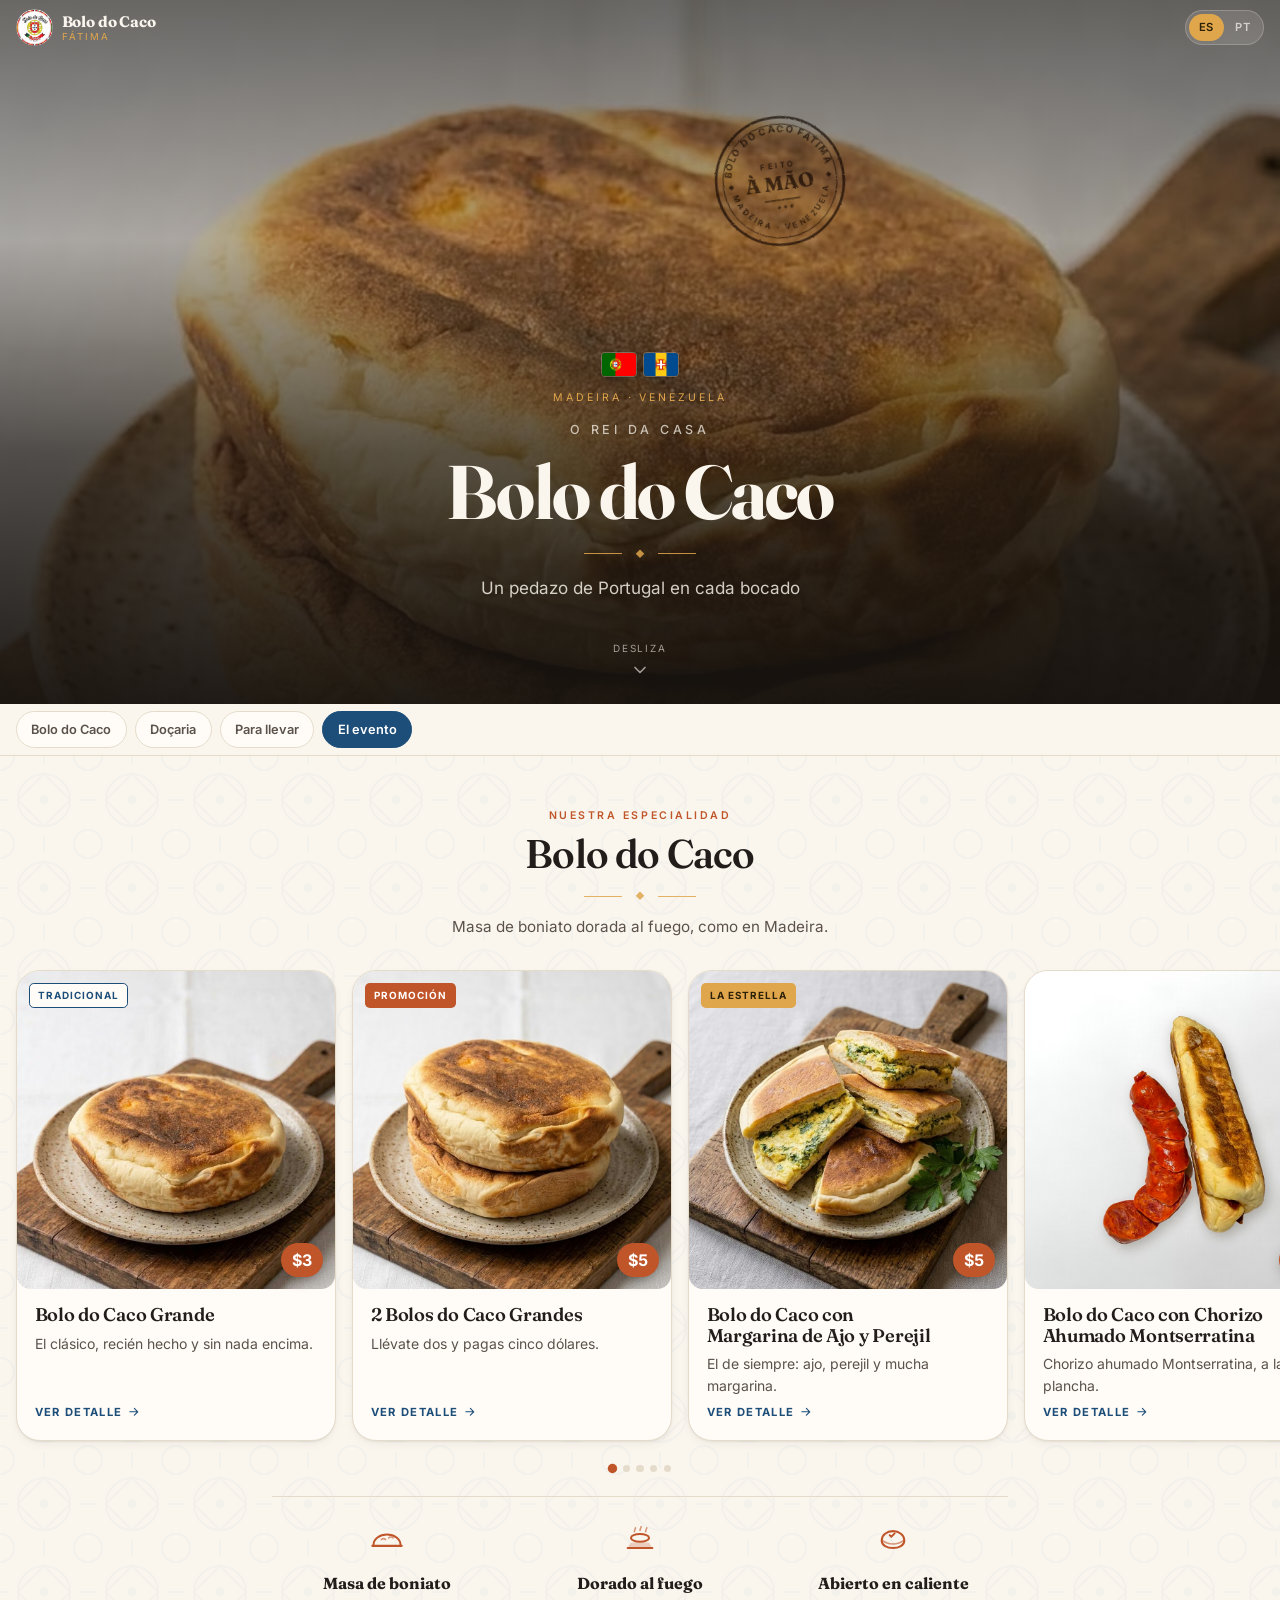
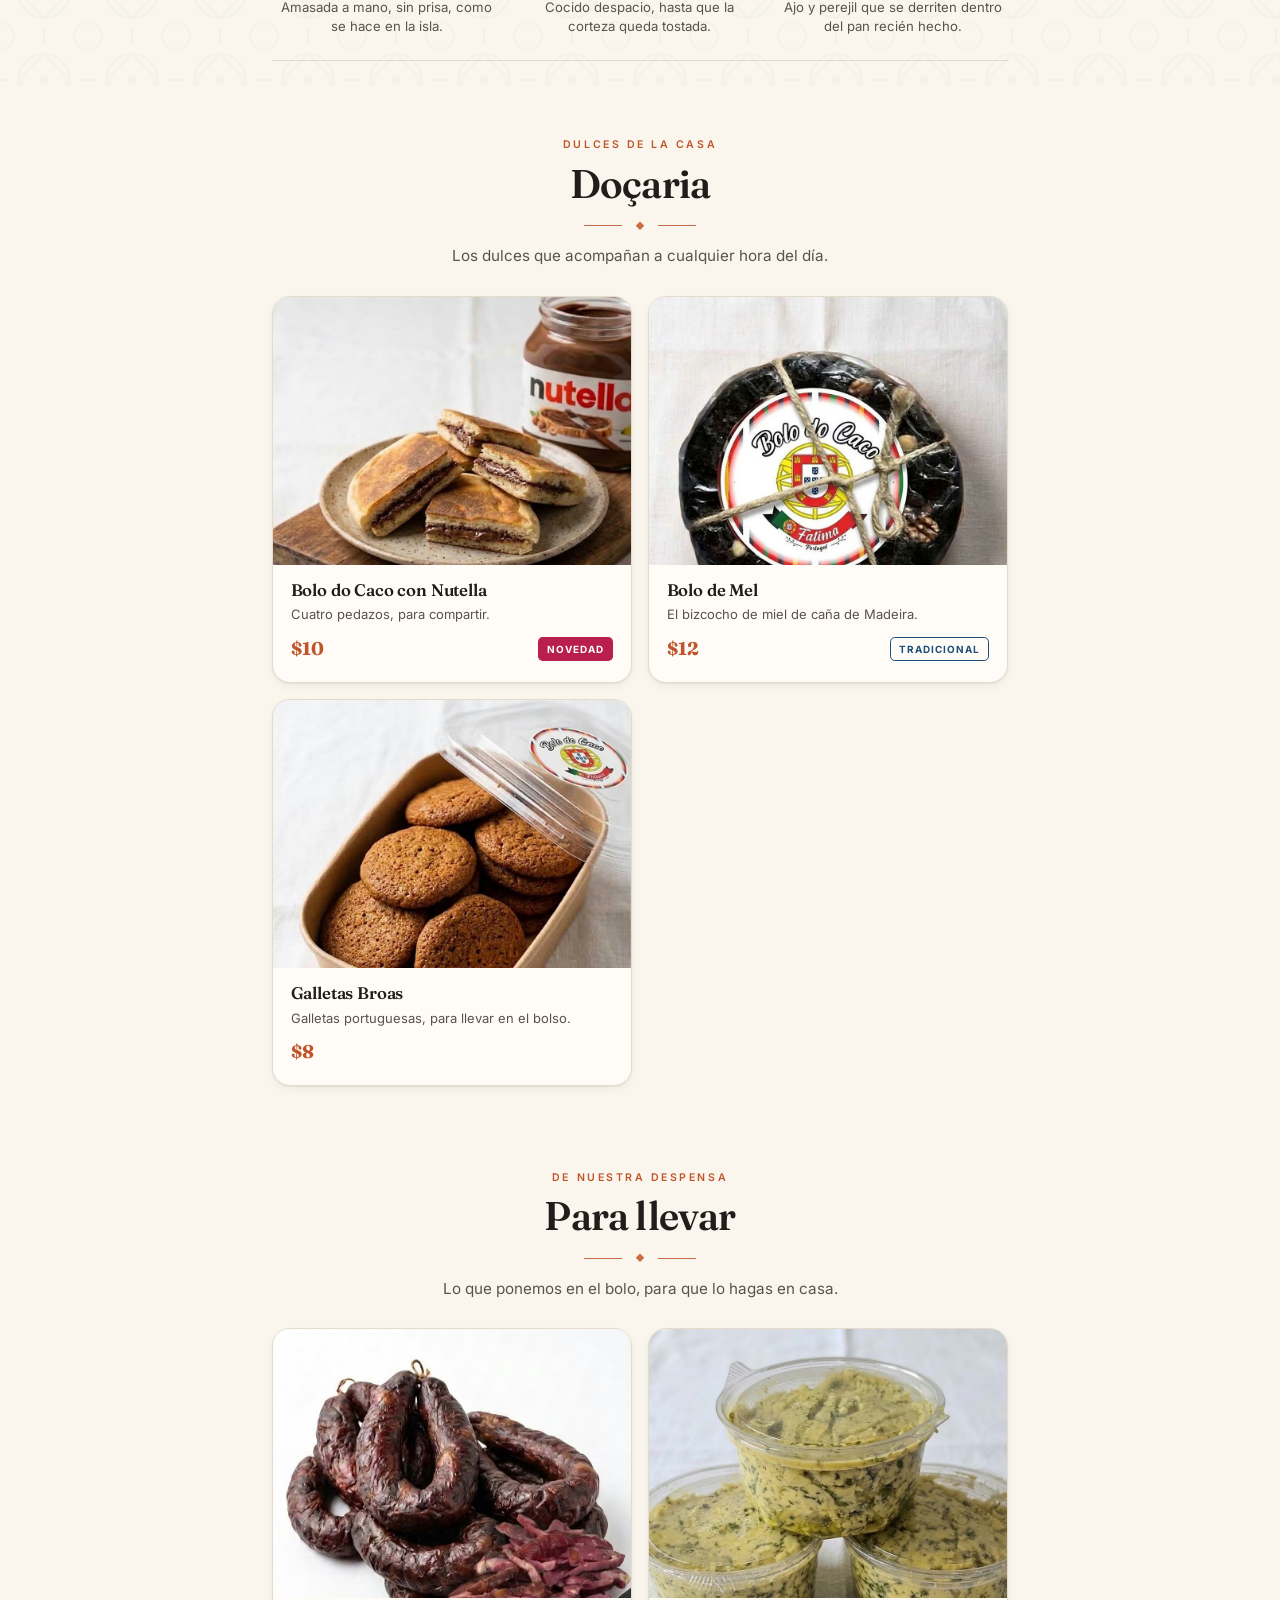
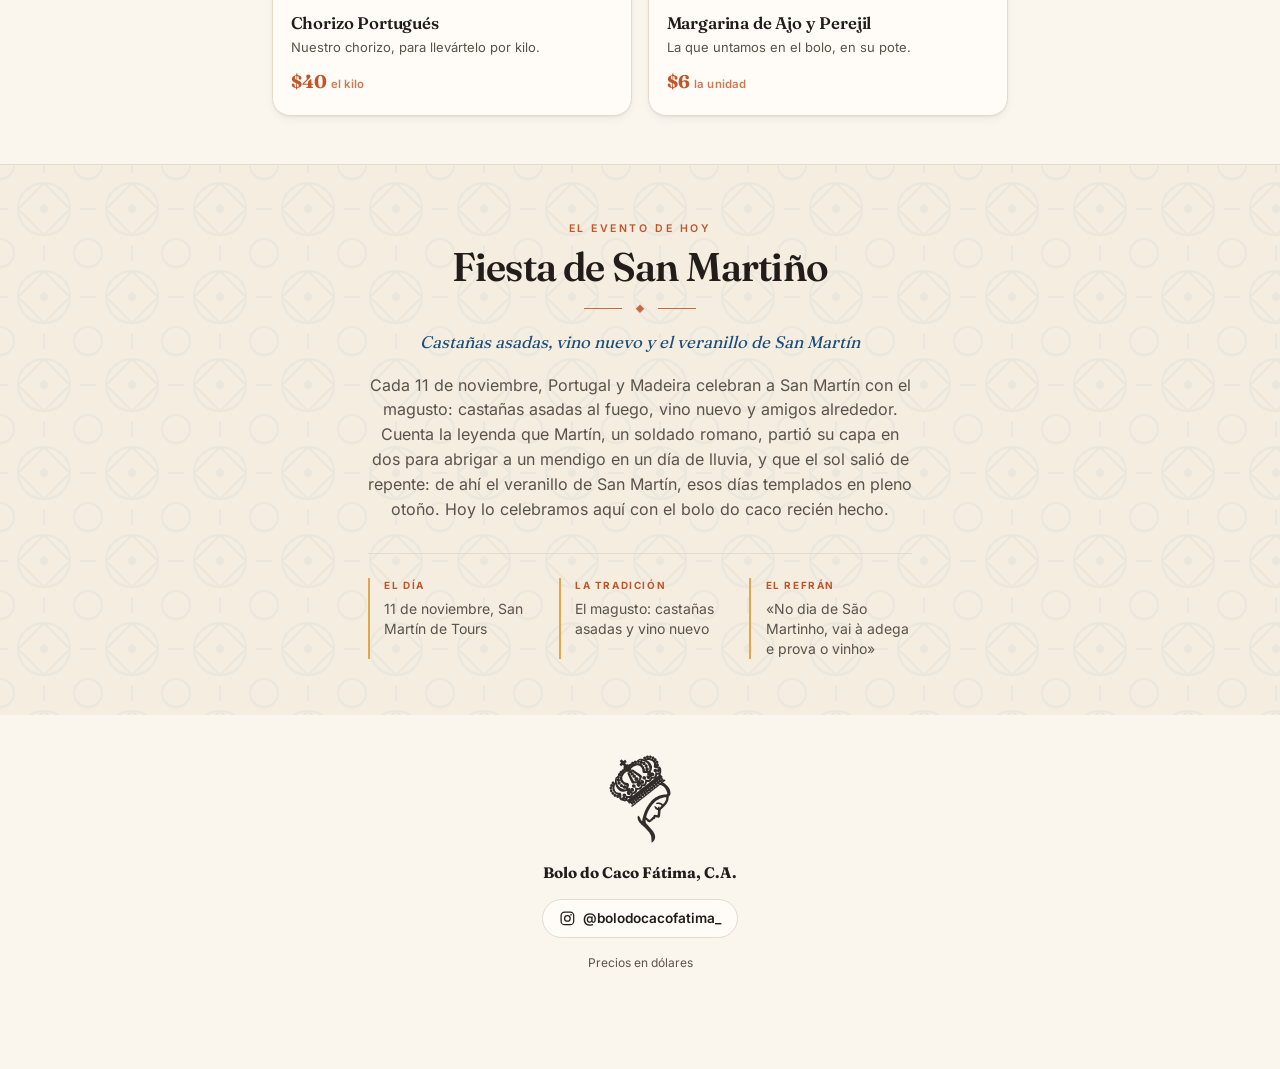
<file: index.html>
<!doctype html>
<html lang="es" data-lang="es">
<head>
<meta charset="utf-8">
<meta name="version" content="2026-11-14.1">
<meta name="viewport" content="width=device-width, initial-scale=1, viewport-fit=cover">
<title>Bolo do Caco Fátima — Menú</title>
<meta name="description" content="Bolo do Caco Fátima, C.A. — Bolo do caco, chorizo portugués y doçaria de Madeira. Menú de la panadería.">
<meta name="theme-color" content="#221D1A">

<meta property="og:type" content="website">
<meta property="og:url" content="https://bolodocacofatima.github.io/">
<meta property="og:title" content="Bolo do Caco Fátima — Menú">
<meta property="og:description" content="Un pedazo de Portugal en cada bocado.">
<meta property="og:image" content="https://bolodocacofatima.github.io/assets/img/og-cover.jpg">
<meta name="twitter:card" content="summary_large_image">

<link rel="icon" href="favicon.svg" type="image/svg+xml">
<link rel="apple-touch-icon" href="assets/img/logo-256.png">
<link rel="manifest" href="site.webmanifest">

<link rel="preload" href="assets/fonts/fraunces-latin.woff2" as="font" type="font/woff2" crossorigin>
<link rel="preload" href="assets/fonts/inter-latin.woff2" as="font" type="font/woff2" crossorigin>
<link rel="stylesheet" href="assets/css/styles.css?v=2026-11-14.1">
</head>
<body>

<a class="skip-link" href="#menu">Ir al menú</a>

<!-- ============ CABECERA ============ -->
<header class="topbar" id="topbar">
  <a class="brand" href="#top" aria-label="Bolo do Caco Fátima — inicio">
    <img class="brand__mark" src="assets/img/logo-256.png" alt="" width="256" height="256" decoding="async">
    <span class="brand__text">
      <strong>Bolo do Caco</strong>
      <em>Fátima</em>
    </span>
  </a>

  <div class="langswitch" role="group" aria-label="Idioma / Idioma">
    <button type="button" class="langswitch__btn is-active" data-lang-btn="es" aria-pressed="true">ES</button>
    <button type="button" class="langswitch__btn" data-lang-btn="pt" aria-pressed="false">PT</button>
  </div>
</header>

<main id="top">

  <!-- ============ HERO ============ -->
  <section class="hero" id="hero">
    <div class="hero__media" id="heroMedia" aria-hidden="true"></div>
    <div class="hero__veil" aria-hidden="true"></div>

    <!-- Sello de la casa: marcado sobre la corteza. Decorativo, no se anuncia
         a los lectores de pantalla porque no aporta nada que no diga ya el hero. -->
    <svg class="sello" viewBox="0 0 130 130" fill="none" aria-hidden="true" focusable="false">
      <defs>
        <!-- irregularidad del borde: evita el aspecto de vector perfecto -->
        <filter id="selloRough">
          <feTurbulence type="fractalNoise" baseFrequency="0.85" numOctaves="3" seed="11" result="n"/>
          <feDisplacementMap in="SourceGraphic" in2="n" scale="1.7" xChannelSelector="R" yChannelSelector="G"/>
        </filter>
        <path id="selloArcoTop" d="M 65,65 m -47,0 a 47,47 0 0 1 94,0"/>
        <path id="selloArcoBot" d="M 65,65 m -47,0 a 47,47 0 0 0 94,0"/>
      </defs>
      <g filter="url(#selloRough)">
        <circle cx="65" cy="65" r="61" stroke="currentColor" stroke-width="2.4"/>
        <circle cx="65" cy="65" r="54.5" stroke="currentColor" stroke-width=".9"/>
        <text fill="currentColor" font-size="9" font-weight="700" letter-spacing="1.35">
          <textPath href="#selloArcoTop" startOffset="50%" text-anchor="middle">BOLO DO CACO FÁTIMA</textPath>
        </text>
        <text fill="currentColor" font-size="7.6" font-weight="600" letter-spacing="2.2">
          <textPath href="#selloArcoBot" startOffset="50%" text-anchor="middle">MADEIRA · VENEZUELA</textPath>
        </text>
        <path d="M15.5 65l2.6-2.6 2.6 2.6-2.6 2.6zM109.3 65l2.6-2.6 2.6 2.6-2.6 2.6z" fill="currentColor"/>
        <text x="65" y="53" fill="currentColor" font-size="7.4" font-weight="700"
              letter-spacing="2.4" text-anchor="middle">FEITO</text>
        <text x="65" y="74" fill="currentColor" font-size="19" font-weight="700"
              text-anchor="middle" class="sello__display">À MÃO</text>
        <path d="M48 83h34" stroke="currentColor" stroke-width="1.1"/>
        <path d="M59 90l1.9-1.9 1.9 1.9-1.9 1.9zM65 90l1.9-1.9 1.9 1.9-1.9 1.9zM71 90l1.9-1.9 1.9 1.9-1.9 1.9z"
              fill="currentColor" opacity=".85"/>
      </g>
    </svg>
    <div class="hero__inner">
      <div class="hero__banderas">
        <img src="assets/img/bandera-portugal.png" alt="Portugal" width="600" height="400">
        <img src="assets/img/bandera-madeira.png" alt="Madeira" width="600" height="400">
      </div>
      <p class="hero__kicker" data-i18n="site.kicker">Madeira · Venezuela</p>
      <h1 class="hero__title">
        <span class="hero__title-small">O rei da casa</span>
        Bolo do Caco
      </h1>
      <span class="flourish" aria-hidden="true"></span>
      <p class="hero__tagline" data-i18n="site.tagline">Un pedazo de Portugal en cada bocado</p>
    </div>
    <a class="hero__cue" href="#menu" aria-label="Bajar al menú">
      <span data-i18n="ui.scroll">Desliza</span>
      <svg viewBox="0 0 24 24" aria-hidden="true" focusable="false"><path d="M6 9l6 6 6-6" fill="none" stroke="currentColor" stroke-width="2" stroke-linecap="round" stroke-linejoin="round"/></svg>
    </a>
  </section>

  <!-- ============ NAV DE CATEGORÍAS (sticky) ============ -->
  <nav class="catnav" id="catnav" aria-label="Categorías del menú">
    <ul class="catnav__list" id="catnavList"></ul>
  </nav>

  <div id="menu">
    <!-- Las secciones del menú se generan aquí desde data/menu.js -->
  </div>

  <!-- ============ EL EVENTO DEL DÍA ============ -->
  <section class="evento" id="evento" aria-labelledby="evento-title" hidden>
    <div class="wrap">
      <picture class="evento__logo" id="eventoLogo" hidden></picture>
      <p class="kicker" id="eventoKicker"></p>
      <h2 class="section__title" id="evento-title"></h2>
      <span class="flourish flourish--dark" aria-hidden="true"></span>
      <p class="evento__subtitle" id="eventoSubtitle"></p>
      <p class="evento__text" id="eventoText"></p>
      <div class="nota" id="eventoNote" hidden></div>
      <a class="evento__ig" id="eventoIg" target="_blank" rel="noopener" hidden></a>
      <dl class="facts" id="eventoFacts"></dl>
    </div>
  </section>

</main>

<!-- ============ PIE ============ -->
<footer class="footer">
  <div class="wrap">
    <!-- Nuestra Señora de Fátima, que da nombre a la casa. En modo oscuro se
         pinta en crema para que no desaparezca sobre el fondo. -->
    <picture class="footer__virgen">
      <source srcset="assets/img/virgen-fatima-crema.svg" media="(prefers-color-scheme: dark)">
      <img src="assets/img/virgen-fatima.svg" alt="Nossa Senhora de Fátima" width="357" height="504" loading="lazy">
    </picture>
    <p class="footer__brand">Bolo do Caco Fátima, C.A.</p>
    <a class="footer__ig" id="footerIg" href="#" target="_blank" rel="noopener"></a>
    <p class="footer__note" data-i18n="ui.priceNote">Precios en dólares</p>
  </div>
</footer>

<!-- ============ BOTÓN FLOTANTE ============ -->
<a class="fab" id="fab" href="#" target="_blank" rel="noopener">
  <span class="fab__icon" id="fabIcon" aria-hidden="true"></span>
  <span class="fab__label" id="fabLabel">Encargar</span>
</a>

<!-- ============ BOTTOM SHEET (detalle de producto) ============ -->
<div class="sheet" id="sheet" hidden>
  <div class="sheet__backdrop" data-sheet-close></div>
  <div class="sheet__panel" role="dialog" aria-modal="true" aria-labelledby="sheetTitle">
    <button class="sheet__close" type="button" data-sheet-close aria-label="Cerrar">
      <svg viewBox="0 0 24 24" aria-hidden="true" focusable="false"><path d="M6 6l12 12M18 6L6 18" fill="none" stroke="currentColor" stroke-width="2" stroke-linecap="round"/></svg>
    </button>
    <span class="sheet__grip" aria-hidden="true"></span>
    <div class="sheet__media" id="sheetMedia"></div>
    <div class="sheet__body">
      <div class="sheet__badges" id="sheetBadges"></div>
      <h2 class="sheet__title" id="sheetTitle"></h2>
      <p class="sheet__price" id="sheetPrice"></p>
      <p class="sheet__desc" id="sheetDesc"></p>
      <div class="sheet__actions" id="sheetActions"></div>
    </div>
  </div>
</div>

<script src="data/menu.js?v=2026-11-14.1"></script>
<script src="assets/js/app.js?v=2026-11-14.1"></script>
</body>
</html>
</file>
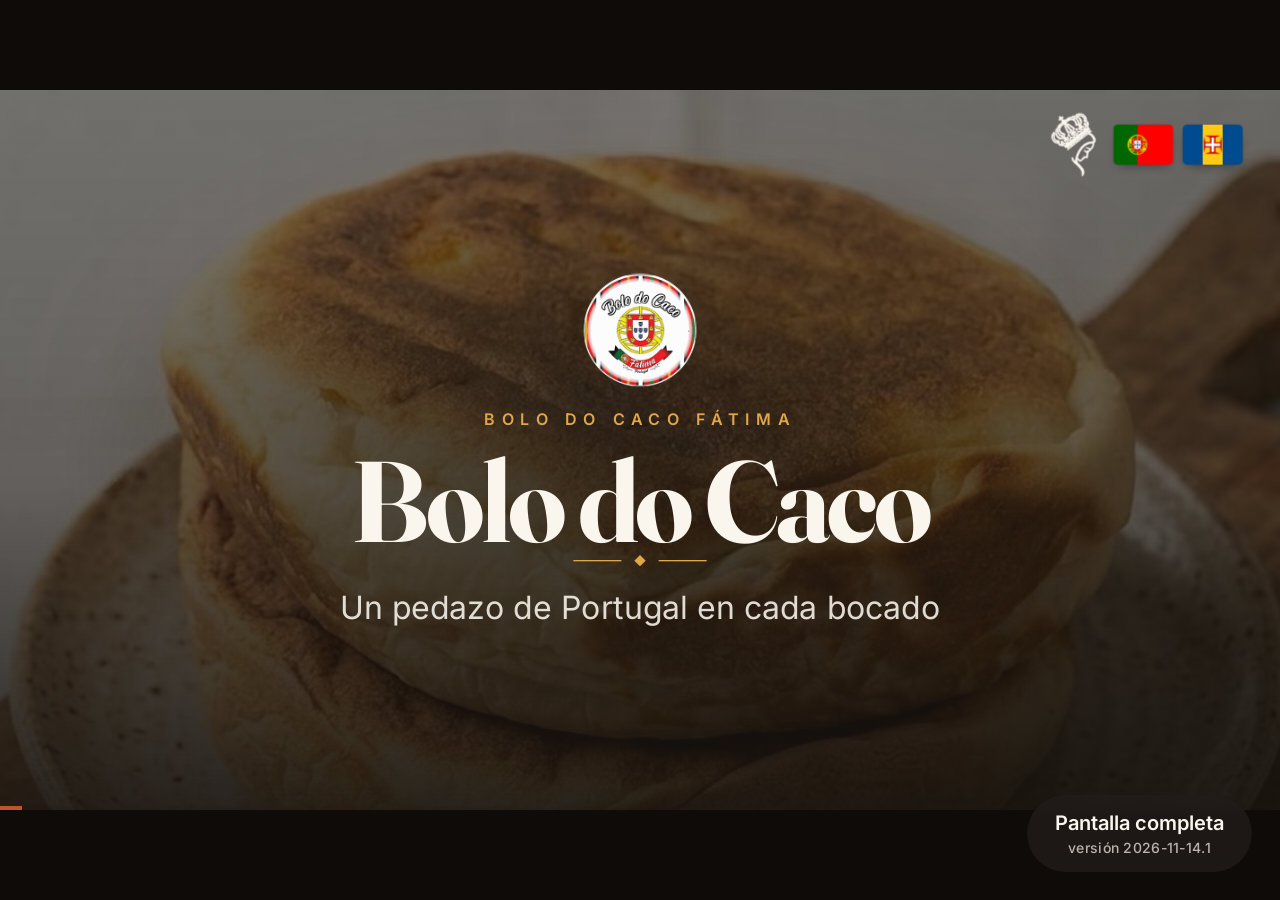
<file: pantalla/index.html>
<!doctype html>
<html lang="es">
<head>
<meta charset="utf-8">
<meta name="version" content="2026-11-14.1">
<meta name="viewport" content="width=device-width, initial-scale=1">
<!-- solo claro: algunos navegadores de televisor oscurecen la página por su cuenta -->
<meta name="color-scheme" content="only light">
<!-- que el navegador del televisor pregunte siempre por la página nueva en vez
     de quedarse con una copia guardada (algunos lo respetan, otros no) -->
<meta http-equiv="Cache-Control" content="no-cache, must-revalidate">
<meta http-equiv="Pragma" content="no-cache">
<meta http-equiv="Expires" content="0">
<title>Bolo do Caco Fátima — Pantalla</title>
<meta name="robots" content="noindex">
<link rel="icon" href="../favicon.svg" type="image/svg+xml">
<link rel="stylesheet" href="pantalla.css?v=2026-11-14.1">
</head>
<body>

<!-- El escenario mide siempre 1920x1080 y se escala para llenar la pantalla,
     así se ve igual en un televisor, en una laptop o en la grabación. -->
<div class="escenario" id="escenario">
  <div class="diapositivas" id="diapositivas"></div>

  <!-- firma fija, sobre todas las diapositivas -->
  <div class="firma" id="firma">
    <img class="firma__logo" src="../assets/img/logo-256.png" alt="">
    <span class="firma__texto">
      <strong>Bolo do Caco</strong>
      <em>Fátima</em>
    </span>
  </div>

  <!-- la Virgen y las dos banderas, fijas arriba a la derecha: equilibran la
       firma de la izquierda. La Virgen va en negro sobre fondo claro y en crema
       sobre las diapositivas oscuras; el reloj funde una con otra. -->
  <div class="banderas" id="banderas">
    <span class="banderas__virgen">
      <img id="virgenNegra" src="../assets/img/virgen-fatima-mini.png" alt="Nossa Senhora de Fátima" width="68" height="96">
      <img id="virgenCrema" src="../assets/img/virgen-fatima-mini-crema.png" alt="" width="68" height="96">
    </span>
    <img src="../assets/img/bandera-portugal.png" alt="Portugal" width="600" height="400">
    <img src="../assets/img/bandera-madeira.png" alt="Madeira" width="600" height="400">
  </div>

  <div class="progreso"><span class="progreso__barra" id="progresoBarra"></span></div>
</div>

<script src="../data/menu.js?v=2026-11-14.1"></script>
<script src="pantalla.js?v=2026-11-14.1"></script>
</body>
</html>
</file>
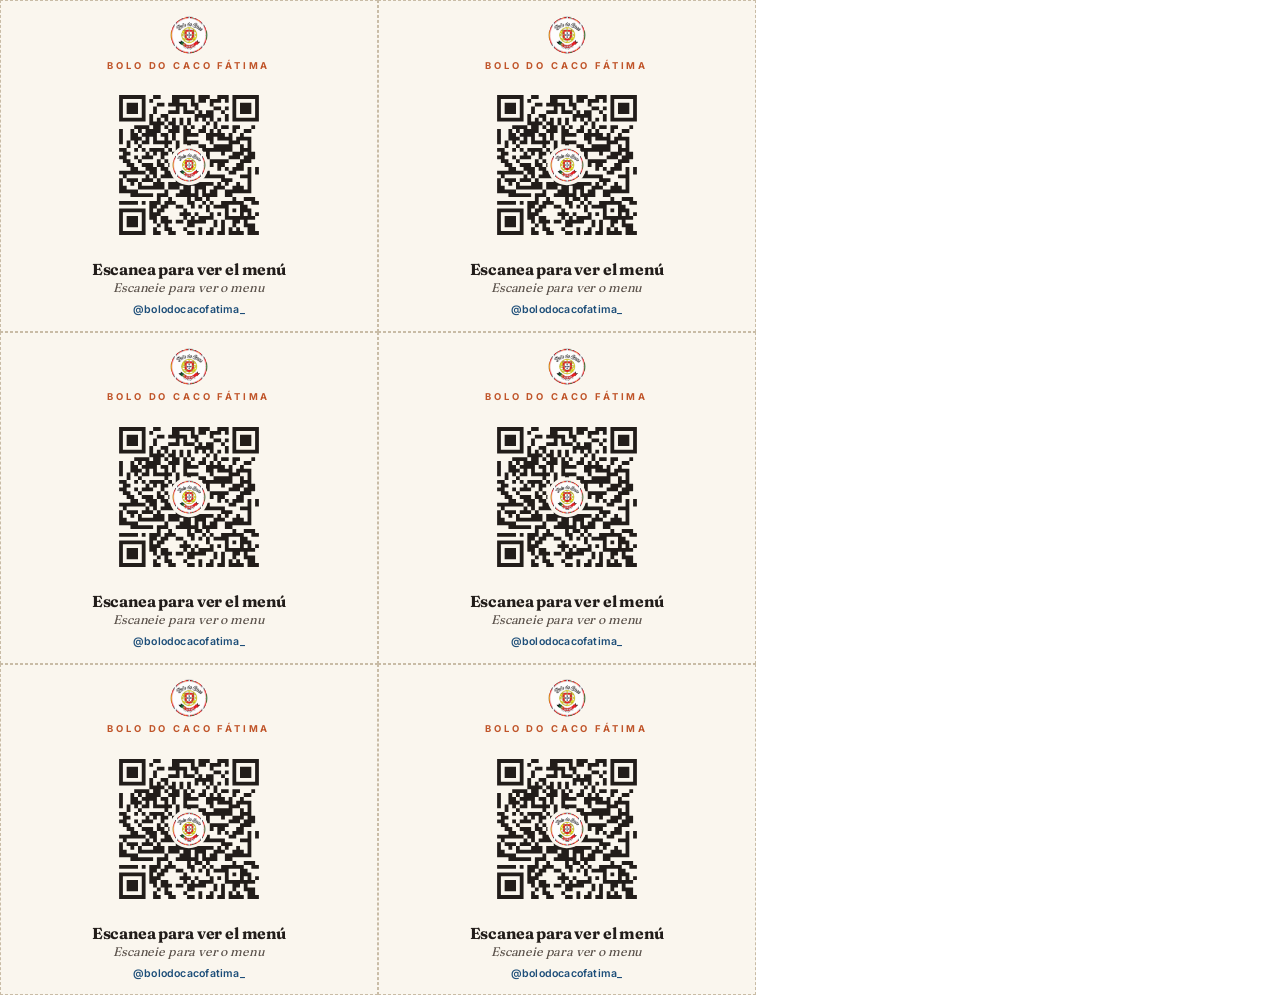
<file: qr/hoja-carta.html>
<!doctype html>
<html lang="es">
<head>
<meta charset="utf-8">
<title>Tarjetas QR — Bolo do Caco Fátima</title>
<style>
/* =========================================================
   Hoja tamaño carta con 6 tarjetas para recortar.
   Las medidas van en milímetros para que al imprimir salgan
   del tamaño exacto, sin depender de la pantalla.
   Añade ?blanco a la dirección para la versión que ahorra tinta.
   ========================================================= */

@font-face{font-family:'Fraunces';src:url('../assets/fonts/fraunces-latin.woff2') format('woff2');
  font-weight:400 900;font-display:block}
@font-face{font-family:'Inter';src:url('../assets/fonts/inter-latin.woff2') format('woff2');
  font-weight:400 700;font-display:block}

@page{ size:letter; margin:8mm; }

*{box-sizing:border-box;margin:0}
html,body{width:199.9mm}
body{font-family:'Inter',sans-serif;color:#221D1A;-webkit-print-color-adjust:exact;print-color-adjust:exact}

.hoja{display:grid;grid-template-columns:repeat(2,99.95mm);grid-template-rows:repeat(3,87.8mm)}

.tarjeta{
  position:relative;
  display:flex;flex-direction:column;align-items:center;justify-content:center;
  padding:3.5mm 6mm;
  background:#FAF6EE;
  border:0.25mm dashed #C9BCA6;      /* guía de corte */
  text-align:center;
}
body.blanco .tarjeta{background:#FFFFFF}

/* ---- cabecera de la tarjeta ---- */
.logo{width:10mm;height:10mm;border-radius:50%}
.marca{margin-top:1.6mm;font-size:2.5mm;font-weight:700;letter-spacing:.3em;
  text-transform:uppercase;color:#C0552A}

/* ---- el código ---- */
.codigo{position:relative;flex:0 0 auto;width:45mm;height:45mm;margin-top:2.6mm}
.codigo__qr{position:absolute;inset:0;
  background:url('qr-menu-marca.svg') center/contain no-repeat}
body.blanco .codigo__qr{background-image:url('qr-menu-negro.svg')}
.codigo__disco{position:absolute;left:50%;top:50%;width:10.4mm;height:10.4mm;
  transform:translate(-50%,-50%);border-radius:50%;background:#FAF6EE}
body.blanco .codigo__disco{background:#FFFFFF}
.codigo__logo{position:absolute;left:50%;top:50%;width:9mm;height:9mm;
  transform:translate(-50%,-50%);border-radius:50%}

/* ---- pie de la tarjeta ---- */
.llamada{margin-top:2.6mm;font-family:'Fraunces',serif;font-size:4.2mm;font-weight:700;
  line-height:1.15;letter-spacing:-.01em}
.llamada em{display:block;font-style:italic;font-weight:400;font-size:3.3mm;
  color:#5B524B;margin-top:.7mm}
.ig{margin-top:2mm;font-size:2.8mm;font-weight:600;color:#1D4E79;letter-spacing:.02em}
</style>
</head>
<body>
  <div class="hoja" id="hoja"></div>

<script>
  if (location.search.indexOf('blanco') > -1) document.body.classList.add('blanco');

  var tarjeta =
    '<div class="tarjeta">' +
      '<img class="logo" src="../assets/img/logo-256.png" alt="">' +
      '<p class="marca">Bolo do Caco Fátima</p>' +
      '<div class="codigo">' +
        '<div class="codigo__qr"></div>' +
        '<div class="codigo__disco"></div>' +
        '<img class="codigo__logo" src="../assets/img/logo-256.png" alt="">' +
      '</div>' +
      '<p class="llamada">Escanea para ver el menú' +
        '<em>Escaneie para ver o menu</em></p>' +
      '<p class="ig">@bolodocacofatima_</p>' +
    '</div>';

  document.getElementById('hoja').innerHTML = new Array(6).fill(tarjeta).join('');
</script>
</body>
</html>
</file>
<file: assets/css/styles.css>
/* =============================================================
   BOLO DO CACO FÁTIMA — Hoja de estilo
   Paleta "Madeira / Azulejo" · mobile-first · modo oscuro auto
   ============================================================= */

/* ---------- 1. Fuentes auto-alojadas ---------- */
@font-face{
  font-family:'Fraunces';font-style:normal;font-weight:400 900;font-display:swap;
  src:url('../fonts/fraunces-latin.woff2') format('woff2');
  unicode-range:U+0000-00FF,U+0131,U+0152-0153,U+02BB-02BC,U+02C6,U+02DA,U+02DC,U+0304,U+0308,U+0329,U+2000-206F,U+20AC,U+2122,U+2191,U+2193,U+2212,U+2215,U+FEFF,U+FFFD;
}
@font-face{
  font-family:'Fraunces';font-style:normal;font-weight:400 900;font-display:swap;
  src:url('../fonts/fraunces-latin-ext.woff2') format('woff2');
  unicode-range:U+0100-02BA,U+02BD-02C5,U+02C7-02CC,U+02CE-02D7,U+02DD-02FF,U+0304,U+0308,U+0329,U+1D00-1DBF,U+1E00-1E9F,U+1EF2-1EFF,U+2020,U+20A0-20AB,U+20AD-20C0,U+2113,U+2C60-2C7F,U+A720-A7FF;
}
@font-face{
  font-family:'Inter';font-style:normal;font-weight:400 700;font-display:swap;
  src:url('../fonts/inter-latin.woff2') format('woff2');
  unicode-range:U+0000-00FF,U+0131,U+0152-0153,U+02BB-02BC,U+02C6,U+02DA,U+02DC,U+0304,U+0308,U+0329,U+2000-206F,U+20AC,U+2122,U+2191,U+2193,U+2212,U+2215,U+FEFF,U+FFFD;
}
@font-face{
  font-family:'Inter';font-style:normal;font-weight:400 700;font-display:swap;
  src:url('../fonts/inter-latin-ext.woff2') format('woff2');
  unicode-range:U+0100-02BA,U+02BD-02C5,U+02C7-02CC,U+02CE-02D7,U+02DD-02FF,U+0304,U+0308,U+0329,U+1D00-1DBF,U+1E00-1E9F,U+1EF2-1EFF,U+2020,U+20A0-20AB,U+20AD-20C0,U+2113,U+2C60-2C7F,U+A720-A7FF;
}

/* ---------- 2. Tokens ---------- */
:root{
  /* color */
  --c-base:#FAF6EE;         /* Cal / Massa */
  --c-surface:#FFFCF7;      /* Farinha */
  --c-surface-2:#F4EDE0;
  --c-ink:#221D1A;          /* Basalto */
  --c-ink-soft:#5B524B;
  --c-line:#E5DBCB;         /* Junta */
  --c-azulejo:#1D4E79;
  --c-azulejo-deep:#143A5C;
  --c-terracota:#C0552A;
  --c-codea:#E0A64C;        /* Corteza */
  --c-louro:#3E5641;
  --c-buganvilia:#B81E4E;
  --c-on-dark:#FAF6EE;

  /* tipografía */
  --f-display:'Fraunces',Georgia,'Times New Roman',serif;
  --f-text:'Inter',system-ui,-apple-system,'Segoe UI',Roboto,sans-serif;

  /* medidas */
  --wrap:min(100% - 2rem, 46rem);
  --r-sm:.5rem; --r-md:.875rem; --r-lg:1.125rem; --r-xl:1.5rem;
  --sh-1:0 1px 2px rgb(34 29 26 / .06), 0 4px 14px -6px rgb(34 29 26 / .12);
  --sh-2:0 2px 6px rgb(34 29 26 / .08), 0 18px 40px -16px rgb(34 29 26 / .26);
  --ease:cubic-bezier(.22,.61,.36,1);
  --topbar-h:3.5rem;
  --catnav-h:3.25rem;
}

@media (prefers-color-scheme:dark){
  :root:not([data-theme="light"]){
    --c-base:#1A1614;
    --c-surface:#241F1C;
    --c-surface-2:#2E2823;
    --c-ink:#F6F0E6;
    --c-ink-soft:#B9AEA2;
    --c-line:#3A322C;
    --c-azulejo:#7FB2DC;
    --c-azulejo-deep:#A8CDEB;
    --c-terracota:#E5814F;
    --c-codea:#E9B65F;
    --c-louro:#8CA98E;
    --c-buganvilia:#E86088;
    --sh-1:0 1px 2px rgb(0 0 0 / .4), 0 4px 14px -6px rgb(0 0 0 / .5);
    --sh-2:0 2px 6px rgb(0 0 0 / .45), 0 18px 40px -16px rgb(0 0 0 / .7);
  }
}
:root[data-theme="dark"]{
  --c-base:#1A1614; --c-surface:#241F1C; --c-surface-2:#2E2823;
  --c-ink:#F6F0E6; --c-ink-soft:#B9AEA2; --c-line:#3A322C;
  --c-azulejo:#7FB2DC; --c-azulejo-deep:#A8CDEB; --c-terracota:#E5814F;
  --c-codea:#E9B65F; --c-louro:#8CA98E; --c-buganvilia:#E86088;
}

/* ---------- 3. Base ---------- */
*,*::before,*::after{box-sizing:border-box}
html{-webkit-text-size-adjust:100%;scroll-behavior:smooth;
  scroll-padding-top:calc(var(--topbar-h) + var(--catnav-h) + .5rem)}
@media (prefers-reduced-motion:reduce){html{scroll-behavior:auto}}

body{
  margin:0;
  background:var(--c-base);
  color:var(--c-ink);
  font-family:var(--f-text);
  font-size:1rem;
  line-height:1.55;
  -webkit-font-smoothing:antialiased;
  overflow-x:hidden;
}
body.is-locked{overflow:hidden}

h1,h2,h3{font-family:var(--f-display);font-weight:600;line-height:1.1;
  font-variation-settings:"SOFT" 40,"WONK" 1;margin:0}
p{margin:0}
img,svg{display:block;max-width:100%}
button{font:inherit;color:inherit}
a{color:var(--c-azulejo)}

.wrap{width:var(--wrap);margin-inline:auto}

.skip-link{position:absolute;left:-999px;top:0;z-index:100;
  background:var(--c-ink);color:var(--c-on-dark);padding:.6rem 1rem;border-radius:0 0 var(--r-sm) 0}
.skip-link:focus{left:0}

:where(a,button,[tabindex]):focus-visible{
  outline:2px solid var(--c-terracota);outline-offset:3px;border-radius:var(--r-sm)}

/* Patrón de azulejo reutilizable */
.azulejo{
  background-image:url('../img/azulejo.svg');
  background-size:88px 88px;
  background-repeat:repeat;
}

/* Filete inspirado en la calçada portuguesa */
.flourish{
  position:relative;display:block;
  width:7rem;height:.5rem;margin:1rem auto 0;
  color:var(--c-codea);
  background:
    linear-gradient(currentColor,currentColor) left center/2.4rem 1px no-repeat,
    linear-gradient(currentColor,currentColor) right center/2.4rem 1px no-repeat;
  opacity:.85;
}
.flourish::after{
  content:"";position:absolute;left:50%;top:50%;
  width:.4rem;height:.4rem;transform:translate(-50%,-50%) rotate(45deg);
  background:currentColor;
}
.flourish--dark{color:var(--c-terracota)}

/* ---------- 4. Cabecera ---------- */
.topbar{
  position:sticky;top:0;z-index:40;
  height:var(--topbar-h);
  display:flex;align-items:center;justify-content:space-between;gap:1rem;
  padding-inline:1rem;
  background:transparent;
  border-bottom:1px solid transparent;
  color:var(--c-on-dark);
  transition:border-color .3s var(--ease),background .3s var(--ease),color .3s var(--ease);
}
.topbar.is-stuck{
  background:color-mix(in srgb, var(--c-base) 85%, transparent);
  backdrop-filter:saturate(1.4) blur(12px);
  -webkit-backdrop-filter:saturate(1.4) blur(12px);
  border-bottom-color:var(--c-line);
  color:var(--c-ink);
}
/* Sobre el hero oscuro la píldora de idioma se aclara */
.topbar:not(.is-stuck) .brand__text em{color:var(--c-codea)}
.topbar:not(.is-stuck) .langswitch{
  background:rgb(250 246 238 / .12);border-color:rgb(250 246 238 / .22)}
.topbar:not(.is-stuck) .langswitch__btn{color:rgb(250 246 238 / .7)}
.topbar:not(.is-stuck) .langswitch__btn.is-active{background:var(--c-codea);color:#2B2008}

.brand{display:flex;align-items:center;gap:.55rem;text-decoration:none;color:inherit;min-width:0}
.brand__mark{width:2.3rem;height:2.3rem;flex:0 0 auto;border-radius:50%;object-fit:contain}
.brand__text{display:flex;flex-direction:column;line-height:1;min-width:0}
.brand__text strong{font-family:var(--f-display);font-size:.95rem;font-weight:700;letter-spacing:-.01em}
.brand__text em{font-style:normal;font-size:.6rem;text-transform:uppercase;
  letter-spacing:.22em;color:var(--c-terracota);margin-top:.18rem}

.langswitch{display:flex;gap:.125rem;padding:.175rem;border-radius:999px;
  background:var(--c-surface-2);border:1px solid var(--c-line)}
.langswitch__btn{
  border:0;background:none;cursor:pointer;
  padding:.3rem .6rem;border-radius:999px;
  font-size:.7rem;font-weight:600;letter-spacing:.06em;
  color:var(--c-ink-soft);transition:background .2s var(--ease),color .2s var(--ease);
}
.langswitch__btn.is-active{background:var(--c-azulejo);color:#FFF}
:root[data-theme="dark"] .langswitch__btn.is-active{color:#10202E}

/* ---------- 5. Hero ---------- */
.hero{
  position:relative;isolation:isolate;
  min-height:clamp(30rem,82svh,44rem);
  display:grid;grid-template-rows:1fr auto;
  align-items:end;
  padding:4rem 0 0;
  background:
    radial-gradient(120% 80% at 50% 0%, #3A302A 0%, transparent 60%),
    linear-gradient(175deg,#2B2420 0%,#221D1A 55%,#17130F 100%);
  color:var(--c-on-dark);
  overflow:hidden;
  margin-top:calc(var(--topbar-h) * -1);
  padding-top:var(--topbar-h);
}
.hero__media{
  position:absolute;inset:0;z-index:-2;
  background-size:cover;background-position:center 30%;
}
.hero__media.azulejo{opacity:.06;background-size:88px 88px}
.hero__media.has-photo{opacity:1}
.hero__veil{
  position:absolute;inset:0;z-index:-1;
  background:
    radial-gradient(90% 55% at 50% 42%, rgb(224 166 76 / .12) 0%, transparent 70%),
    linear-gradient(to top,rgb(23 19 15 / .96) 0%,rgb(23 19 15 / .74) 36%,rgb(23 19 15 / .34) 66%,rgb(23 19 15 / .62) 100%);
}
.hero__inner{grid-row:1;align-self:end;text-align:center;padding:0 1.25rem 2.5rem}
.hero__banderas{display:flex;justify-content:center;gap:.5rem;margin-bottom:.9rem}
.hero__banderas img{width:2.1rem;height:1.4rem;border-radius:.2rem;object-fit:cover;
  box-shadow:0 0 0 1px rgb(250 246 238 / .28), 0 3px 10px -2px rgb(0 0 0 / .55)}
.hero__kicker{
  font-size:.66rem;text-transform:uppercase;letter-spacing:.28em;
  color:var(--c-codea);margin-bottom:1rem;
}
.hero__title{
  font-size:clamp(2.6rem,15vw,4.75rem);
  font-variation-settings:"SOFT" 60,"WONK" 1,"opsz" 120;
  font-weight:700;letter-spacing:-.025em;
  text-wrap:balance;
}
.hero__title-small{
  display:block;
  font-family:var(--f-text);font-size:.78rem;font-weight:500;
  text-transform:uppercase;letter-spacing:.3em;
  color:rgb(250 246 238 / .72);
  margin-bottom:.85rem;
}
.hero__tagline{
  margin-top:1.1rem;font-size:1.0625rem;
  color:rgb(250 246 238 / .82);text-wrap:balance;
  max-width:22rem;margin-inline:auto;
}
.hero__cue{
  grid-row:2;justify-self:center;
  display:flex;flex-direction:column;align-items:center;gap:.2rem;
  padding:0 0 1.5rem;text-decoration:none;
  font-size:.62rem;text-transform:uppercase;letter-spacing:.2em;
  color:rgb(250 246 238 / .6);
}
.hero__cue svg{width:1.25rem;height:1.25rem;animation:bob 2.2s var(--ease) infinite}
@keyframes bob{0%,100%{transform:translateY(0);opacity:.6}50%{transform:translateY(4px);opacity:1}}
@media (prefers-reduced-motion:reduce){.hero__cue svg{animation:none}}

/* Sello de la casa, marcado sobre la corteza del pan */
.sello{
  position:absolute;z-index:1;pointer-events:none;
  width:clamp(6.25rem,29vw,8.5rem);height:auto;aspect-ratio:1;
  top:16%;right:max(1.25rem, calc(50% - 13rem));
  transform:rotate(-8deg);
  color:#2A1708;opacity:.72;
  mix-blend-mode:multiply;
  filter:url(#selloRough) blur(.2px);
  font-family:var(--f-text);
}
.sello__display{font-family:var(--f-display);font-variation-settings:"SOFT" 40,"WONK" 1}
/* sin foto de portada el sello no tendría sobre qué marcarse */
.hero__media.azulejo ~ .sello{display:none}

/* ---------- 6. Nav de categorías ---------- */
.catnav{
  position:sticky;top:var(--topbar-h);z-index:35;
  height:var(--catnav-h);
  display:flex;align-items:center;
  background:color-mix(in srgb, var(--c-base) 88%, transparent);
  backdrop-filter:blur(12px);-webkit-backdrop-filter:blur(12px);
  border-bottom:1px solid var(--c-line);
}
.catnav__list{
  display:flex;gap:.5rem;margin:0;padding:0 1rem;list-style:none;
  overflow-x:auto;scrollbar-width:none;-webkit-overflow-scrolling:touch;
  width:100%;
}
.catnav__list::-webkit-scrollbar{display:none}
.chip{
  display:inline-block;white-space:nowrap;text-decoration:none;
  padding:.45rem .9rem;border-radius:999px;
  border:1px solid var(--c-line);background:var(--c-surface);
  color:var(--c-ink-soft);
  font-size:.8rem;font-weight:600;
  transition:background .22s var(--ease),color .22s var(--ease),border-color .22s var(--ease);
}
.chip.is-active{background:var(--c-azulejo);border-color:var(--c-azulejo);color:#FFF}
:root[data-theme="dark"] .chip.is-active{color:#10202E}
@media (prefers-color-scheme:dark){
  :root:not([data-theme="light"]) .chip.is-active,
  :root:not([data-theme="light"]) .langswitch__btn.is-active{color:#10202E}
}

/* ---------- 7. Secciones ---------- */
.section{padding:3.25rem 0 1rem;scroll-margin-top:calc(var(--topbar-h) + var(--catnav-h))}
.section--hero{position:relative;padding-bottom:1.5rem}
.section--hero::before{
  content:"";position:absolute;inset:0;z-index:-1;
  background-image:url('../img/azulejo.svg');background-size:88px 88px;
  opacity:.035;pointer-events:none;
}
.section__head{width:var(--wrap);margin:0 auto 1.75rem;text-align:center}
.kicker{
  font-size:.66rem;text-transform:uppercase;letter-spacing:.24em;
  color:var(--c-terracota);font-weight:600;margin-bottom:.5rem;
}
.section__title{font-size:clamp(1.85rem,8vw,2.5rem);letter-spacing:-.02em;
  font-variation-settings:"SOFT" 50,"WONK" 1,"opsz" 60}
.section__tagline{margin-top:.9rem;color:var(--c-ink-soft);font-size:.95rem;
  text-wrap:balance;max-width:26rem;margin-inline:auto}

/* ---------- 8. Media / placeholder ---------- */
.media{
  position:relative;overflow:hidden;background:var(--c-surface-2);
  border-radius:var(--r-md);
}
.media img{width:100%;height:100%;object-fit:cover}
.media--43{aspect-ratio:4/3}
.media--45{aspect-ratio:4/5}
.media--11{aspect-ratio:1/1}
.ph{
  position:absolute;inset:0;overflow:hidden;
  display:grid;place-items:center;
  background-color:var(--c-surface-2);
}
.ph::before{
  content:"";position:absolute;inset:0;
  background-image:url('../img/azulejo.svg');background-size:64px 64px;
  opacity:.14;
}
.ph__letter{
  position:relative;
  font-family:var(--f-display);font-size:2.75rem;font-weight:700;
  color:var(--c-azulejo);opacity:.42;line-height:1;
  font-variation-settings:"SOFT" 60,"WONK" 1;
}
.ph__note{
  position:absolute;bottom:.6rem;left:50%;transform:translateX(-50%);
  padding:.15rem .5rem;border-radius:999px;
  background:color-mix(in srgb, var(--c-surface) 70%, transparent);
  font-size:.55rem;text-transform:uppercase;letter-spacing:.14em;
  color:var(--c-ink-soft);white-space:nowrap;
}
/* en las miniaturas estrechas no cabe el aviso */
.card__media .ph__note{display:none}
.card__media .ph__letter{font-size:1.9rem}

/* ---------- 9. Carrusel monográfico ---------- */
.carousel{position:relative}
.carousel__track{
  display:flex;gap:1rem;
  overflow-x:auto;scroll-snap-type:x mandatory;
  scroll-padding-inline:1rem;
  padding:.25rem 1rem 1.5rem;
  scrollbar-width:none;-webkit-overflow-scrolling:touch;
}
.carousel__track::-webkit-scrollbar{display:none}
.bolo{
  flex:0 0 min(84%,20rem);scroll-snap-align:center;
  background:var(--c-surface);border:1px solid var(--c-line);
  border-radius:var(--r-xl);box-shadow:var(--sh-1);
  overflow:hidden;text-align:left;cursor:pointer;
  padding:0;display:flex;flex-direction:column;
  transition:transform .3s var(--ease),box-shadow .3s var(--ease);
}
.bolo:active{transform:scale(.985)}
@media (hover:hover){.bolo:hover{box-shadow:var(--sh-2);transform:translateY(-2px)}}
.bolo__media{position:relative;border-radius:0}
.precio__unidad{
  font-family:var(--f-text);font-weight:600;
  font-size:.62em;letter-spacing:.02em;opacity:.78;
  white-space:nowrap;
}
.bolo__price{
  position:absolute;right:.75rem;bottom:.75rem;
  background:var(--c-terracota);color:#FFF;
  font-weight:700;font-size:1rem;
  padding:.3rem .7rem;border-radius:999px;
  box-shadow:0 4px 14px -4px rgb(34 29 26 / .5);
  font-variant-numeric:tabular-nums;
}
.bolo__body{padding:1rem 1.1rem 1.2rem;display:flex;flex-direction:column;gap:.45rem;flex:1}
.bolo__name{font-size:1.15rem;letter-spacing:-.015em;text-wrap:balance;
  font-variation-settings:"SOFT" 40,"WONK" 1,"opsz" 24}
.bolo__short{font-size:.875rem;color:var(--c-ink-soft)}
.bolo__more{
  margin-top:auto;font-size:.7rem;font-weight:700;text-transform:uppercase;
  letter-spacing:.12em;color:var(--c-azulejo);
  display:inline-flex;align-items:center;gap:.3rem;
}
.bolo__more svg{width:.85rem;height:.85rem}

.carousel__dots{display:flex;justify-content:center;gap:.4rem;padding-bottom:.5rem}
.dot{width:.45rem;height:.45rem;border-radius:50%;border:0;padding:0;cursor:pointer;
  background:var(--c-line);transition:background .2s var(--ease),transform .2s var(--ease)}
.dot.is-active{background:var(--c-terracota);transform:scale(1.35)}

/* ---------- 10. Badges ---------- */
.badges{display:flex;flex-wrap:wrap;gap:.35rem}
.badge{
  font-size:.62rem;font-weight:700;text-transform:uppercase;letter-spacing:.1em;
  padding:.22rem .5rem;border-radius:.3rem;
  background:var(--c-surface-2);color:var(--c-ink-soft);
  border:1px solid var(--c-line);
}
.badge--promo{background:var(--c-terracota);color:#FFF;border-color:transparent}
.badge--estrella{background:var(--c-codea);color:#2B2008;border-color:transparent}
.badge--novedad{background:var(--c-buganvilia);color:#FFF;border-color:transparent}
.badge--tradicional{background:transparent;color:var(--c-azulejo);border-color:var(--c-azulejo)}
.badge--vegetariano{background:transparent;color:var(--c-louro);border-color:var(--c-louro)}
.bolo__badges{position:absolute;left:.75rem;top:.75rem}
/* sobre la foto, las de contorno llevan fondo para leerse en cualquier imagen */
.bolo__badges .badge--tradicional,
.bolo__badges .badge--vegetariano{background:var(--c-surface)}

/* ---------- 11. Tira narrativa ---------- */
.story{
  width:var(--wrap);margin:1rem auto 0;
  display:grid;gap:.75rem;
  border-top:1px solid var(--c-line);border-bottom:1px solid var(--c-line);
  padding:1.5rem 0;
}
@media (min-width:40rem){.story{grid-template-columns:repeat(3,1fr);gap:1.5rem}}
.story__item{display:grid;grid-template-columns:2.25rem 1fr;gap:.85rem;align-items:start}
@media (min-width:40rem){.story__item{grid-template-columns:1fr;text-align:center;justify-items:center}}
.story__icon{width:2.25rem;height:2.25rem;color:var(--c-terracota)}
.story__icon svg{width:100%;height:100%}
.story__title{font-family:var(--f-display);font-size:1rem;font-weight:700;margin-bottom:.15rem}
.story__text{font-size:.825rem;color:var(--c-ink-soft);line-height:1.45}

/* ---------- 12. Grid de productos ---------- */
.grid{
  width:var(--wrap);margin-inline:auto;
  display:grid;gap:1rem;grid-template-columns:1fr;
  padding-bottom:1rem;
}
@media (min-width:32rem){.grid{grid-template-columns:repeat(2,1fr)}}
.card{
  background:var(--c-surface);border:1px solid var(--c-line);
  border-radius:var(--r-lg);box-shadow:var(--sh-1);
  overflow:hidden;cursor:pointer;padding:0;text-align:left;
  display:grid;grid-template-rows:auto 1fr;
  transition:transform .25s var(--ease),box-shadow .25s var(--ease);
}
.card:active{transform:scale(.99)}
@media (hover:hover){.card:hover{box-shadow:var(--sh-2)}}
.card__media{position:relative;aspect-ratio:4/3;overflow:hidden}
.card__media .media{position:absolute;inset:0;border-radius:0}
.card__body{padding:1rem 1.1rem 1.15rem;display:flex;flex-direction:column;gap:.3rem}
.card__name{font-size:1.05rem;letter-spacing:-.01em;text-wrap:balance;
  font-variation-settings:"SOFT" 40,"WONK" 1,"opsz" 20}
.card__short{font-size:.8125rem;color:var(--c-ink-soft)}
.card__foot{display:flex;align-items:center;justify-content:space-between;gap:.5rem;margin-top:.35rem}
.card__price{font-family:var(--f-display);font-size:1.15rem;font-weight:700;
  color:var(--c-terracota);font-variant-numeric:tabular-nums}

/* ---------- 13. El evento del día ---------- */
.evento{
  position:relative;isolation:isolate;
  margin-top:1rem;padding:3.5rem 0;
  background:var(--c-surface-2);
  border-top:1px solid var(--c-line);
  text-align:center;
  scroll-margin-top:calc(var(--topbar-h) + var(--catnav-h));
}
.evento[hidden]{display:none}
.evento::before{
  content:"";position:absolute;inset:0;z-index:-1;
  background-image:url('../img/azulejo.svg');background-size:88px 88px;opacity:.05;
}
.evento__subtitle{
  margin-top:1rem;
  font-family:var(--f-display);font-size:1.05rem;font-style:italic;
  color:var(--c-azulejo);text-wrap:balance;
}
.evento__text{
  margin-top:1.1rem;color:var(--c-ink-soft);
  max-width:34rem;margin-inline:auto;text-align:left;text-wrap:pretty;
}
@media (min-width:36rem){.evento__text{text-align:center}}

/* logo de los invitados: se recorta en círculo, con un canto fino */
.evento__logo{display:block;width:7.5rem;height:7.5rem;margin:0 auto 1.25rem;
  border-radius:50%;overflow:hidden;background:#F7F7F7;
  box-shadow:0 0 0 1px var(--c-line), 0 10px 24px -12px rgb(34 29 26 / .45)}
.evento__logo[hidden]{display:none}
.evento__logo img{display:block;width:100%;height:100%;object-fit:cover}

/* nota firmada: papel claro con filete de corteza, como una tarjeta */
.nota{
  position:relative;max-width:30rem;margin:2rem auto 0;
  padding:1.6rem 1.4rem 1.4rem;
  background:var(--c-surface);border-radius:var(--r-lg);
  border-top:3px solid var(--c-codea);box-shadow:var(--sh-1);
  text-align:center;
}
.nota[hidden]{display:none}
.nota__titulo{
  font-family:var(--f-display);font-size:1.35rem;font-weight:700;line-height:1.15;
  letter-spacing:-.01em;color:var(--c-terracota);text-wrap:balance;
  font-variation-settings:"SOFT" 50,"WONK" 1,"opsz" 30;
}
.nota__texto{margin-top:.7rem;color:var(--c-ink-soft);text-wrap:pretty}
.nota__firma{
  margin-top:1rem;font-family:var(--f-display);font-style:italic;font-size:.95rem;
  color:var(--c-ink);
}
.nota__firma::before{content:"— "}

.evento__ig{
  display:inline-flex;align-items:center;gap:.7rem;margin-top:1.5rem;
  padding:.65rem 1.2rem .65rem 1rem;border-radius:999px;
  border:1px solid var(--c-line);background:var(--c-surface);
  color:var(--c-ink);text-decoration:none;text-align:left;font-weight:600;font-size:.95rem;
}
.evento__ig[hidden]{display:none}
.evento__ig svg{width:1.4rem;height:1.4rem;color:var(--c-terracota);flex:none}
.evento__ig small{display:block;font-size:.68rem;font-weight:600;letter-spacing:.12em;
  text-transform:uppercase;color:var(--c-ink-soft)}
@media (hover:hover){.evento__ig:hover{border-color:var(--c-terracota)}}

.facts{
  margin:2rem auto 0;padding:1.5rem 0 0;
  border-top:1px solid var(--c-line);
  display:grid;gap:1.1rem;text-align:left;
  max-width:34rem;
}
.facts[hidden]{display:none}
@media (min-width:40rem){.facts{grid-template-columns:repeat(3,1fr);gap:1.75rem}}
.fact{padding-left:.9rem;border-left:2px solid var(--c-codea)}
.fact__label{
  font-size:.62rem;text-transform:uppercase;letter-spacing:.16em;
  font-weight:700;color:var(--c-terracota);
}
.fact__value{margin:.3rem 0 0;font-size:.875rem;line-height:1.45;color:var(--c-ink-soft)}

/* ---------- 14. Pie ---------- */
.footer{padding:2.5rem 0 6rem;text-align:center}
.footer__virgen{display:block}
.footer__virgen img{display:block;height:5.5rem;width:auto;margin:0 auto 1.1rem;opacity:.92}
.footer__brand{font-family:var(--f-display);font-weight:700;font-size:.95rem}
.footer__ig{
  display:inline-flex;align-items:center;gap:.45rem;
  margin-top:.9rem;padding:.5rem 1rem;border-radius:999px;
  border:1px solid var(--c-line);background:var(--c-surface);
  color:var(--c-ink);text-decoration:none;font-size:.85rem;font-weight:600;
}
.footer__ig svg{width:1.05rem;height:1.05rem}
.footer__note{font-size:.75rem;color:var(--c-ink-soft);margin-top:1rem}

/* ---------- 15. Botón flotante ---------- */
.fab{
  position:fixed;z-index:45;
  right:1rem;bottom:calc(1rem + env(safe-area-inset-bottom));
  display:inline-flex;align-items:center;gap:.5rem;
  padding:.8rem 1.15rem;border-radius:999px;
  background:var(--c-terracota);color:#FFF;text-decoration:none;
  font-weight:600;font-size:.875rem;
  box-shadow:0 6px 22px -6px rgb(34 29 26 / .55);
  transition:transform .3s var(--ease),opacity .3s var(--ease);
}
.fab__icon{width:1.25rem;height:1.25rem;display:block}
.fab__icon svg{width:100%;height:100%}
.fab:active{transform:scale(.96)}
.fab.is-hidden{opacity:0;transform:translateY(120%);pointer-events:none}

/* ---------- 16. Bottom sheet ---------- */
.sheet{position:fixed;inset:0;z-index:60;display:flex;align-items:flex-end}
.sheet[hidden]{display:none}
.sheet__backdrop{
  position:absolute;inset:0;background:rgb(23 19 15 / .55);
  backdrop-filter:blur(2px);-webkit-backdrop-filter:blur(2px);
  opacity:0;transition:opacity .28s var(--ease);
}
.sheet__panel{
  position:relative;width:100%;max-height:92svh;overflow-y:auto;
  background:var(--c-surface);
  border-radius:var(--r-xl) var(--r-xl) 0 0;
  box-shadow:var(--sh-2);
  transform:translateY(100%);transition:transform .34s var(--ease);
  padding-bottom:calc(1.25rem + env(safe-area-inset-bottom));
  overscroll-behavior:contain;
}
@media (min-width:36rem){
  .sheet{align-items:center;justify-content:center;padding:1.5rem}
  .sheet__panel{max-width:27rem;border-radius:var(--r-xl);transform:translateY(2rem) scale(.98)}
}
.sheet.is-open .sheet__backdrop{opacity:1}
.sheet.is-open .sheet__panel{transform:none}
.sheet__grip{
  position:absolute;top:.6rem;left:50%;transform:translateX(-50%);
  width:2.5rem;height:.25rem;border-radius:999px;background:var(--c-line);
}
@media (min-width:36rem){.sheet__grip{display:none}}
.sheet__close{
  position:absolute;top:.75rem;right:.75rem;z-index:2;
  width:2.25rem;height:2.25rem;border-radius:50%;border:0;cursor:pointer;
  background:rgb(23 19 15 / .5);color:#FFF;
  display:grid;place-items:center;
}
.sheet__close svg{width:1.15rem;height:1.15rem}
.sheet__media{position:relative;aspect-ratio:1/1;overflow:hidden;background:var(--c-surface-2)}
.sheet__media .media{position:absolute;inset:0;border-radius:0}
.sheet__media img{width:100%;height:100%;object-fit:cover}
.sheet__body{padding:1.25rem 1.25rem 0;display:flex;flex-direction:column;gap:.6rem}
.sheet__title{font-size:1.5rem;letter-spacing:-.02em;text-wrap:balance;
  font-variation-settings:"SOFT" 45,"WONK" 1,"opsz" 32}
.sheet__price{font-family:var(--f-display);font-size:1.75rem;font-weight:700;
  color:var(--c-terracota);line-height:1;font-variant-numeric:tabular-nums}
.sheet__price .precio__unidad{color:var(--c-ink-soft);opacity:1}
.sheet__desc{color:var(--c-ink-soft);font-size:.95rem;text-wrap:pretty}
.sheet__actions{margin-top:.4rem}
.sheet__stand{
  display:flex;align-items:center;justify-content:center;gap:.55rem;
  margin:0;padding:.85rem 1rem;border-radius:var(--r-md);
  background:var(--c-surface-2);border:1px dashed var(--c-line);
  color:var(--c-ink-soft);
  font-size:.8rem;font-weight:600;text-transform:uppercase;letter-spacing:.08em;
}
.sheet__stand svg{width:1.2rem;height:1.2rem;color:var(--c-terracota);flex:0 0 auto}

/* ---------- 17. Revelado al hacer scroll ---------- */
.reveal{opacity:0;transform:translateY(14px);
  transition:opacity .55s var(--ease),transform .55s var(--ease)}
.reveal.is-in{opacity:1;transform:none}
@media (prefers-reduced-motion:reduce){
  .reveal{opacity:1;transform:none;transition:none}
  .bolo,.card,.btn,.fab,.sheet__panel,.sheet__backdrop{transition:none}
}
</file>
<file: pantalla/pantalla.css>
/* =============================================================
   BOLO DO CACO FÁTIMA — Pantalla en bucle (16:9)
   El escenario mide 1920x1080 fijos y se escala para llenar
   cualquier televisor. Todas las medidas van en px de ese lienzo.
   ============================================================= */

@font-face{
  font-family:'Fraunces';font-style:normal;font-weight:400 900;font-display:block;
  src:url('../assets/fonts/fraunces-latin.woff2') format('woff2');
}
@font-face{
  font-family:'Fraunces';font-style:normal;font-weight:400 900;font-display:block;
  src:url('../assets/fonts/fraunces-latin-ext.woff2') format('woff2');
  unicode-range:U+0100-02BA,U+02BD-02C5,U+02C7-02CC,U+02CE-02D7,U+02DD-02FF,U+1E00-1E9F,U+1EF2-1EFF,U+2C60-2C7F,U+A720-A7FF;
}
@font-face{
  font-family:'Inter';font-style:normal;font-weight:400 700;font-display:block;
  src:url('../assets/fonts/inter-latin.woff2') format('woff2');
}
@font-face{
  font-family:'Inter';font-style:normal;font-weight:400 700;font-display:block;
  src:url('../assets/fonts/inter-latin-ext.woff2') format('woff2');
  unicode-range:U+0100-02BA,U+02BD-02C5,U+02C7-02CC,U+02CE-02D7,U+02DD-02FF,U+1E00-1E9F,U+1EF2-1EFF,U+2C60-2C7F,U+A720-A7FF;
}

/* La pantalla solo tiene versión clara. Sin esto, el "modo oscuro" de
   algunos navegadores de televisor la oscurece por su cuenta: fondo gris,
   letras invertidas y la Virgen negra sobre gris, casi invisible. */
:root{color-scheme:only light}

:root{
  --c-base:#FAF6EE; --c-surface:#FFFCF7; --c-surface-2:#F4EDE0;
  --c-ink:#221D1A; --c-ink-soft:#5B524B; --c-line:#E5DBCB;
  --c-azulejo:#1D4E79; --c-terracota:#C0552A; --c-codea:#E0A64C;
  --c-buganvilia:#B81E4E; --c-on-dark:#FAF6EE;
  --f-display:'Fraunces',Georgia,serif;
  --f-text:'Inter',system-ui,sans-serif;
}

*{box-sizing:border-box;margin:0}
html,body{height:100%;background:#0E0B09;overflow:hidden}
body{font-family:var(--f-text);color:var(--c-ink);-webkit-font-smoothing:antialiased}
img{display:block}

/* ---------- escenario ---------- */
.escenario{
  position:absolute;top:50%;left:50%;
  width:1920px;height:1080px;
  transform-origin:center center;
  overflow:hidden;background:var(--c-base);
}
.diapositivas{position:absolute;inset:0}

/* el will-change lo pone y lo quita el JS solo en las que están en
   pantalla: dejarlo fijo en las nueve reserva memoria de vídeo de más */
.dia{position:absolute;inset:0;opacity:0;visibility:hidden;
  backface-visibility:hidden;transform:translateZ(0)}

/* ---------- textura de azulejo ---------- */
.azulejo{position:absolute;inset:0;
  background:url('../assets/img/azulejo.svg') repeat;background-size:150px 150px;opacity:.05}
.azulejo--oscuro{opacity:.07}

/* ---------- filete ---------- */
.filete{position:relative;display:block;width:200px;height:14px;color:var(--c-codea);
  background:
    linear-gradient(currentColor,currentColor) left center/72px 2px no-repeat,
    linear-gradient(currentColor,currentColor) right center/72px 2px no-repeat}
.filete::after{content:"";position:absolute;left:50%;top:50%;width:12px;height:12px;
  transform:translate(-50%,-50%) rotate(45deg);background:currentColor}
.filete--terracota{color:var(--c-terracota)}
.filete--centro{margin-inline:auto}

/* ============ A · PORTADA ============ */
.dia--portada{background:#17130F}
.portada__foto{position:absolute;inset:0;background-size:cover;background-position:center 34%;
  will-change:transform}
.portada__velo{position:absolute;inset:0;background:
  radial-gradient(58% 58% at 50% 52%, rgb(23 19 15 / .62) 0%, transparent 78%),
  radial-gradient(70% 60% at 50% 40%, rgb(224 166 76 / .10) 0%, transparent 70%),
  linear-gradient(to top, rgb(23 19 15 / .92) 0%, rgb(23 19 15 / .66) 45%, rgb(23 19 15 / .58) 100%)}
.portada__caja{position:absolute;inset:0;display:flex;flex-direction:column;
  align-items:center;justify-content:center;gap:0;color:var(--c-on-dark);text-align:center}
.portada__logo{width:172px;height:172px;margin-bottom:34px}
.portada__marca{font-size:24px;font-weight:600;letter-spacing:.42em;text-transform:uppercase;
  color:var(--c-codea);margin-bottom:26px}
.portada__titulo{font-family:var(--f-display);font-size:172px;font-weight:700;line-height:.95;
  letter-spacing:-.03em;font-variation-settings:"SOFT" 60,"WONK" 1,"opsz" 144}
.portada__lema{font-size:48px;color:rgb(250 246 238 / .88);margin-top:34px}
.portada .filete{margin-top:30px}

/* ============ A2 · FÁTIMA: la identidad de la casa ============ */
.dia--fatima{background:var(--c-surface-2);display:grid;
  grid-template-columns:860px 1fr;align-items:center;isolation:isolate}
/* luz cálida detrás de la Virgen: la separa del fondo sin enmarcarla */
.fat__luz{position:absolute;inset:0;z-index:-1;background:
  radial-gradient(38% 62% at 25% 52%, rgb(255 252 247 / .95) 0%, rgb(255 252 247 / 0) 70%)}
.fat__virgen{display:flex;justify-content:center;align-items:center;height:100%;
  padding:110px 0 80px 120px}
/* medidas fijas: con alto al 100% y ancho automático, algunos navegadores de
   televisor dibujaban la imagen con ancho cero y la Virgen no se veía */
.fat__virgen img{display:block;width:560px;height:790px;will-change:transform}
.fat__caja{display:flex;flex-direction:column;align-items:flex-start;padding:0 120px 0 40px}
.fat__titulo{font-family:var(--f-display);font-size:220px;font-weight:700;line-height:.92;
  letter-spacing:-.035em;font-variation-settings:"SOFT" 60,"WONK" 1,"opsz" 144;margin-top:6px}
.dia--fatima .filete{margin:34px 0 0}
/* La Mano de Fátima junto al nombre, como un sticker pegado un poco ladeado.
   Va aquí y no en pantalla.js para que llegue sola a los televisores con la
   actualización automática, sin tener que recargarlos. */
.fat__titulo::after{content:"";display:inline-block;width:182px;height:240px;margin-left:36px;
  vertical-align:-30px;transform:rotate(6deg);
  background:url('../assets/img/mano-fatima.png') center/contain no-repeat}
.fat__banderas{display:flex;gap:44px;margin-top:56px}
.fat__banderas figure{margin:0;display:flex;flex-direction:column;align-items:center;gap:18px}
.fat__banderas img{width:240px;height:160px;border-radius:10px;object-fit:cover;
  box-shadow:0 0 0 1px rgb(34 29 26 / .10), 0 18px 34px -16px rgb(34 29 26 / .45)}
.fat__banderas figcaption{font-size:26px;font-weight:700;letter-spacing:.24em;
  text-transform:uppercase;color:var(--c-ink-soft)}
.fat__lema{font-size:40px;line-height:1.3;color:var(--c-ink-soft);margin-top:54px;max-width:820px}

/* ============ B · PRODUCTO ============ */
.dia--producto{display:grid;grid-template-columns:940px 1fr;background:var(--c-base);isolation:isolate}
.prod__marco{position:relative;overflow:hidden;background:var(--c-surface-2)}
.prod__foto{position:absolute;inset:-4%;background-size:cover;background-position:center;
  will-change:transform}
/* el fundido va fuera del marco y lo sobrepasa unos píxeles: dentro, al
   escalar el escenario a un televisor que no mide justo 1920, el último
   píxel de la foto asomaba como una línea vertical en el centro */
.prod__borde{position:absolute;top:0;bottom:0;left:820px;width:126px;
  background:linear-gradient(to right, transparent, var(--c-base) 88%)}
.prod__caja{position:relative;display:flex;flex-direction:column;justify-content:center;
  padding:0 90px 0 76px}
.prod__caja::before{content:"";position:absolute;inset:0;z-index:-1;
  background:url('../assets/img/azulejo.svg') repeat;background-size:150px 150px;opacity:.04}
.prod__categoria{font-size:26px;font-weight:700;letter-spacing:.3em;text-transform:uppercase;
  color:var(--c-terracota);margin-bottom:22px}
.prod__nombre{font-family:var(--f-display);font-size:100px;font-weight:700;line-height:1.0;
  letter-spacing:-.03em;font-variation-settings:"SOFT" 45,"WONK" 1,"opsz" 96;
  text-wrap:balance;margin-bottom:28px}
.prod__desc{font-size:42px;line-height:1.38;color:var(--c-ink-soft);max-width:820px}
.prod__precio{font-family:var(--f-display);font-size:200px;font-weight:700;line-height:.92;
  color:var(--c-terracota);margin-top:48px;font-variant-numeric:tabular-nums}
.prod__sello{display:inline-flex;align-self:flex-start;margin-top:34px;
  padding:14px 32px;border-radius:999px;
  font-size:27px;font-weight:700;letter-spacing:.18em;text-transform:uppercase}
.sello--promo{background:var(--c-terracota);color:#FFF}
.sello--estrella{background:var(--c-codea);color:#2B2008}
.sello--novedad{background:var(--c-buganvilia);color:#FFF}
.sello--tradicional{background:transparent;color:var(--c-azulejo);
  box-shadow:inset 0 0 0 2px var(--c-azulejo)}

/* la unidad va debajo del precio, en letra de texto y más discreta */
.precio__unidad{display:block;font-family:var(--f-text);font-weight:600;
  font-size:32px;letter-spacing:.04em;color:var(--c-ink-soft);margin-top:8px}

/* ============ B2 · DOS PRODUCTOS JUNTOS ============ */
.dia--pareja{background:var(--c-base);display:flex;align-items:center;justify-content:center}
/* el hueco de arriba deja libre la firma de la esquina */
.par__todo{width:100%;padding:80px 64px 0}
.par__categoria{text-align:center;margin-bottom:34px;font-size:30px}
.par__rejilla{display:grid;grid-template-columns:1fr 1fr;gap:56px;align-items:start}
.par__col{display:flex;flex-direction:column;align-items:center;text-align:center}
.par__marco{position:relative;width:100%;aspect-ratio:4/3;max-width:610px;overflow:hidden;
  border-radius:20px;background:var(--c-surface-2);
  box-shadow:0 3px 10px rgb(34 29 26 / .10), 0 26px 50px -24px rgb(34 29 26 / .40)}
.par__foto{position:absolute;inset:-4%;background-size:cover;background-position:center;
  will-change:transform}
/* sobre la foto, la de contorno necesita fondo: sin él no se lee encima de
   una carne roja o un pan oscuro */
.par__sello.sello--tradicional{background:var(--c-surface)}
.par__sello{position:absolute;left:22px;top:22px;
  padding:11px 26px;border-radius:999px;
  font-size:23px;font-weight:700;letter-spacing:.16em;text-transform:uppercase}
/* alturas mínimas de dos líneas: así los precios de las dos columnas
   quedan a la misma altura aunque un nombre ocupe una línea y el otro dos */
.par__nombre{font-family:var(--f-display);font-size:56px;font-weight:700;line-height:1.05;
  letter-spacing:-.025em;font-variation-settings:"SOFT" 45,"WONK" 1,"opsz" 54;
  text-wrap:balance;margin-top:30px;min-height:2.1em;
  display:flex;align-items:flex-start;justify-content:center}
.par__desc{font-size:33px;line-height:1.32;color:var(--c-ink-soft);margin-top:10px;
  max-width:700px;min-height:2.64em}
.par__precio{font-family:var(--f-display);font-size:132px;font-weight:700;line-height:.94;
  color:var(--c-terracota);margin-top:18px;font-variant-numeric:tabular-nums}

/* ============ C2 · AGRADECIMIENTO a quien nos invita ============ */
.dia--gracias{background:var(--c-surface-2);display:grid;
  grid-template-columns:800px 1fr;align-items:center;isolation:isolate}
.gr__luz{position:absolute;inset:0;z-index:-1;background:
  radial-gradient(34% 58% at 22% 54%, rgb(255 252 247 / .95) 0%, rgb(255 252 247 / 0) 72%)}
.gr__lado{display:flex;justify-content:center;align-items:center;height:100%;
  padding:120px 0 60px 110px}
/* el logo es cuadrado: se recorta en círculo, como un cartel colgado */
.gr__logo{width:560px;height:560px;border-radius:50%;flex:none;
  background-color:#F7F7F7;background-size:cover;background-position:center;
  box-shadow:0 0 0 2px rgb(34 29 26 / .08), 0 30px 60px -28px rgb(34 29 26 / .55);
  will-change:transform}
.gr__caja{display:flex;flex-direction:column;align-items:flex-start;
  padding:130px 110px 40px 40px}
.gr__nombre{font-family:var(--f-display);font-size:96px;font-weight:700;line-height:.98;
  letter-spacing:-.03em;font-variation-settings:"SOFT" 50,"WONK" 1,"opsz" 96;
  text-wrap:balance}
.dia--gracias .filete{margin:30px 0 0}
.gr__titulo{font-family:var(--f-display);font-size:66px;font-weight:700;line-height:1.05;
  letter-spacing:-.02em;color:var(--c-terracota);margin-top:34px;
  font-variation-settings:"SOFT" 60,"WONK" 1,"opsz" 72}
.gr__texto{font-size:37px;line-height:1.42;color:var(--c-ink-soft);margin-top:20px;
  max-width:930px;text-wrap:pretty}
.gr__firma{font-family:var(--f-display);font-style:italic;font-size:38px;
  color:var(--c-ink);margin-top:26px}
.gr__ig{display:inline-flex;align-items:center;gap:16px;margin-top:30px;
  padding:14px 30px 14px 24px;border-radius:999px;background:var(--c-surface);
  box-shadow:inset 0 0 0 2px var(--c-line);font-size:32px;font-weight:600}
.gr__ig svg{width:36px;height:36px;color:var(--c-terracota)}

/* ============ C · EVENTO ============ */
.dia--evento{background:var(--c-surface-2);display:flex;flex-direction:column;
  align-items:center;justify-content:center;text-align:center;padding:0 200px}
.ev__kicker{font-size:24px;font-weight:700;letter-spacing:.32em;text-transform:uppercase;
  color:var(--c-terracota);margin-bottom:20px}
.ev__titulo{font-family:var(--f-display);font-size:130px;font-weight:700;line-height:1;
  letter-spacing:-.03em;font-variation-settings:"SOFT" 50,"WONK" 1,"opsz" 120;text-wrap:balance}
.ev__sub{font-family:var(--f-display);font-size:38px;font-style:italic;color:var(--c-azulejo);
  margin-top:28px}
.ev__texto{font-size:33px;line-height:1.45;color:var(--c-ink-soft);max-width:1300px;margin-top:30px;
  text-wrap:pretty}
.ev__datos{display:grid;grid-template-columns:repeat(3,1fr);gap:56px;margin-top:48px;
  text-align:left;max-width:1400px}
.ev__dato{padding-left:26px;border-left:4px solid var(--c-codea)}
.ev__dato dt{font-size:22px;font-weight:700;letter-spacing:.2em;text-transform:uppercase;
  color:var(--c-terracota);margin-bottom:10px}
/* la hora y el lugar se buscan de lejos: más grandes y en tinta plena */
.ev__dato dd{margin:0;font-size:34px;line-height:1.25;font-weight:600;color:var(--c-ink)}
.dia--evento .filete{margin-top:26px}

/* ============ D · CIERRE ============ */
.dia--cierre{background:#1A1614;display:flex;flex-direction:column;
  align-items:center;justify-content:center;text-align:center;color:var(--c-on-dark)}
.cierre__logo{width:230px;height:230px;margin-bottom:46px}
.cierre__titulo{font-family:var(--f-display);font-size:124px;font-weight:700;line-height:1.05;
  letter-spacing:-.025em;font-variation-settings:"SOFT" 55,"WONK" 1,"opsz" 96}
.cierre__ig{display:inline-flex;align-items:center;gap:22px;margin-top:52px;
  padding:24px 52px;border-radius:999px;border:2px solid rgb(250 246 238 / .28);
  font-size:46px;font-weight:600}
.cierre__ig svg{width:44px;height:44px}
.dia--cierre .filete{margin-top:30px}

/* ---------- firma fija ---------- */
.firma{position:absolute;left:56px;top:46px;display:flex;align-items:center;gap:18px;
  z-index:5;will-change:opacity}
.firma__logo{width:88px;height:88px;border-radius:50%}
.firma__texto{display:flex;flex-direction:column;line-height:1}
.firma__texto strong{font-family:var(--f-display);font-size:36px;font-weight:700;
  letter-spacing:-.01em}
.firma__texto em{font-style:normal;font-size:19px;letter-spacing:.32em;text-transform:uppercase;
  margin-top:8px;color:var(--c-terracota)}
.firma--sobre-oscuro .firma__texto{color:var(--c-on-dark)}
.firma--sobre-oscuro .firma__texto em{color:var(--c-codea)}
.firma--oculta{opacity:0}

/* ---------- botón de pantalla completa ---------- */
.completa{
  position:fixed;right:28px;bottom:28px;z-index:20;
  padding:16px 28px;border:0;border-radius:999px;cursor:pointer;
  background:rgb(34 29 26 / .78);color:#FAF6EE;
  font-family:var(--f-text);font-size:20px;font-weight:600;
  backdrop-filter:blur(6px);
  transition:opacity .4s ease;
}
.completa small{display:block;font-size:14px;font-weight:500;opacity:.7;margin-top:4px;
  letter-spacing:.02em}
.completa:focus-visible{outline:3px solid var(--c-codea);outline-offset:3px}
.completa--oculto{opacity:0;pointer-events:none}

/* ---------- banderas fijas, arriba a la derecha ---------- */
.banderas{position:absolute;right:56px;top:34px;z-index:5;display:flex;align-items:center;gap:14px}
.banderas img{width:90px;height:60px;border-radius:7px;object-fit:cover;
  box-shadow:0 0 0 1px rgb(34 29 26 / .12), 0 8px 18px -8px rgb(0 0 0 / .45)}
/* medidas fijas, igual que la grande: sin ellas algunos televisores la
   dibujaban con ancho cero */
.banderas__virgen{position:relative;width:68px;height:96px;margin-right:12px}
.banderas .banderas__virgen img{position:absolute;left:0;top:0;width:68px;height:96px;
  border-radius:0;box-shadow:none;object-fit:contain}
#virgenCrema{opacity:0}

/* ---------- barra de avance ---------- */
.progreso{position:absolute;left:0;right:0;bottom:0;height:6px;
  background:rgb(34 29 26 / .12);z-index:5}
.progreso__barra{display:block;height:100%;width:0;background:var(--c-terracota)}
</file>
